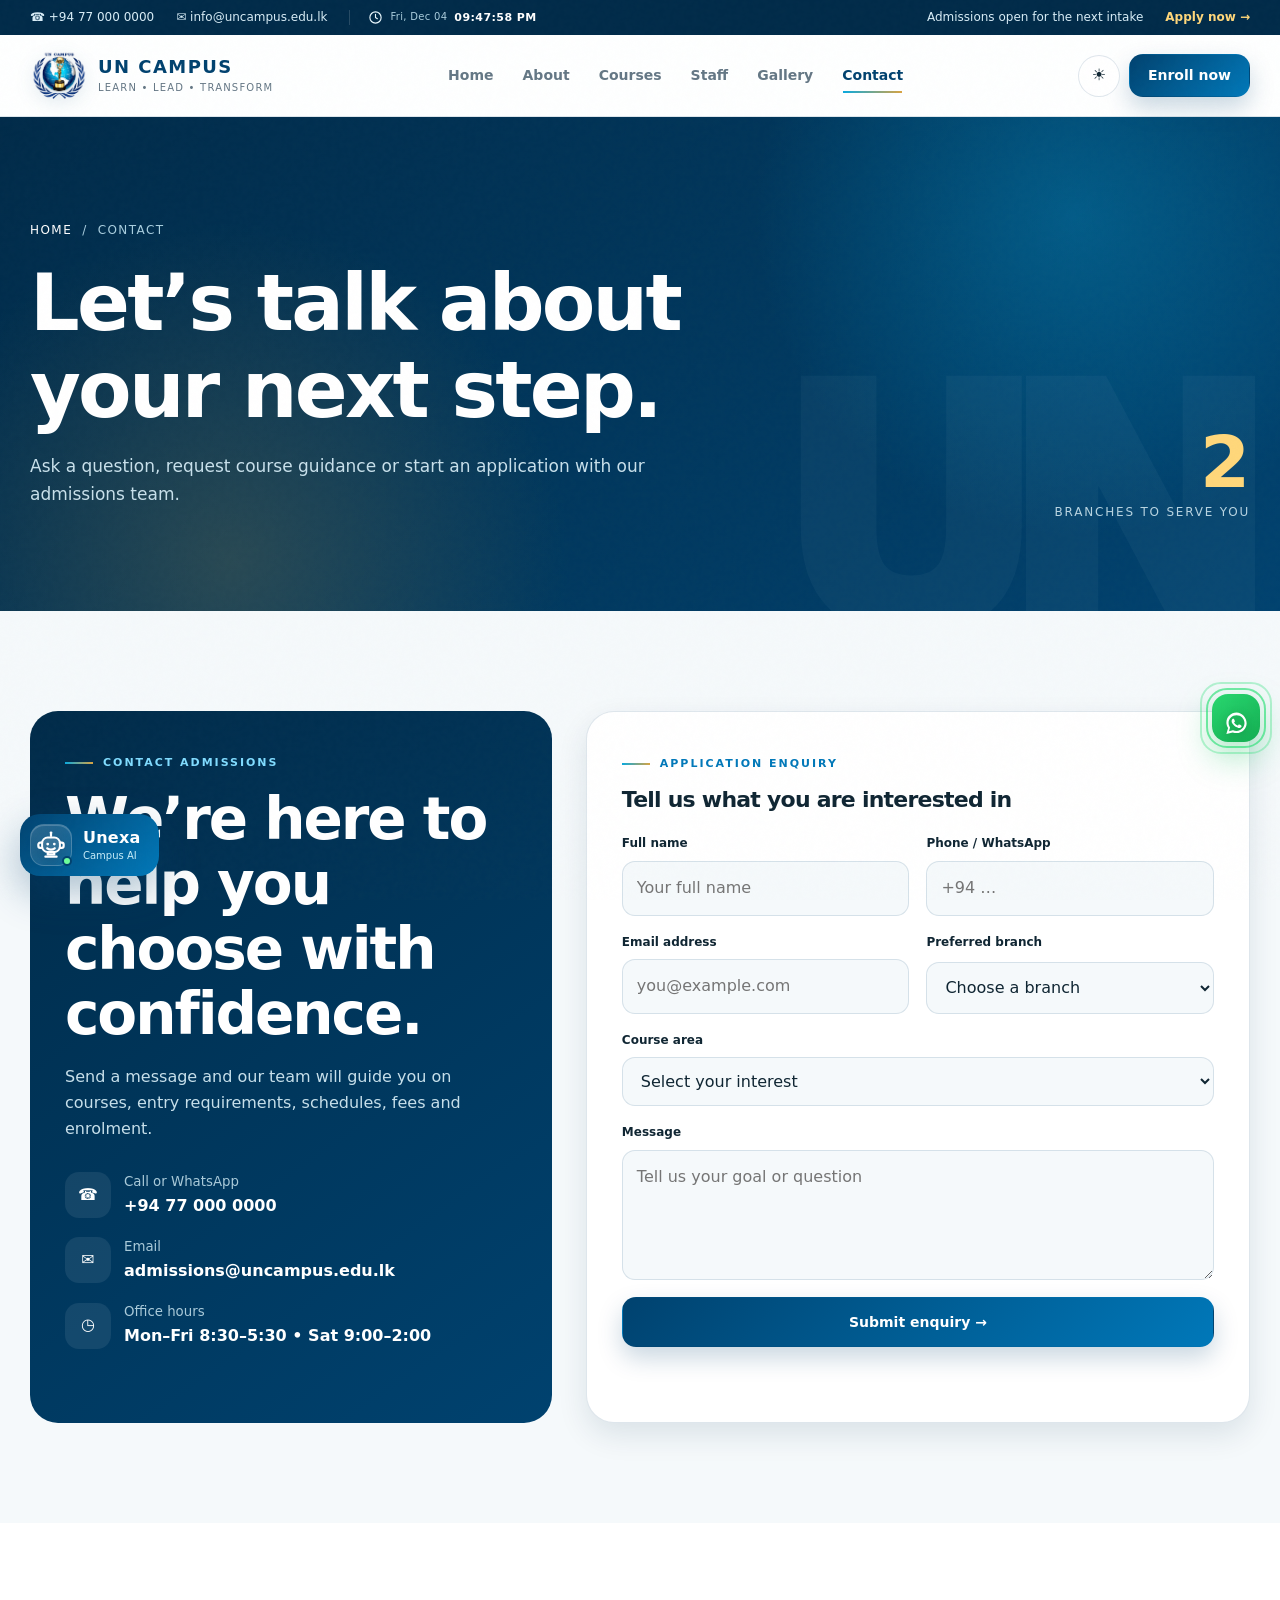
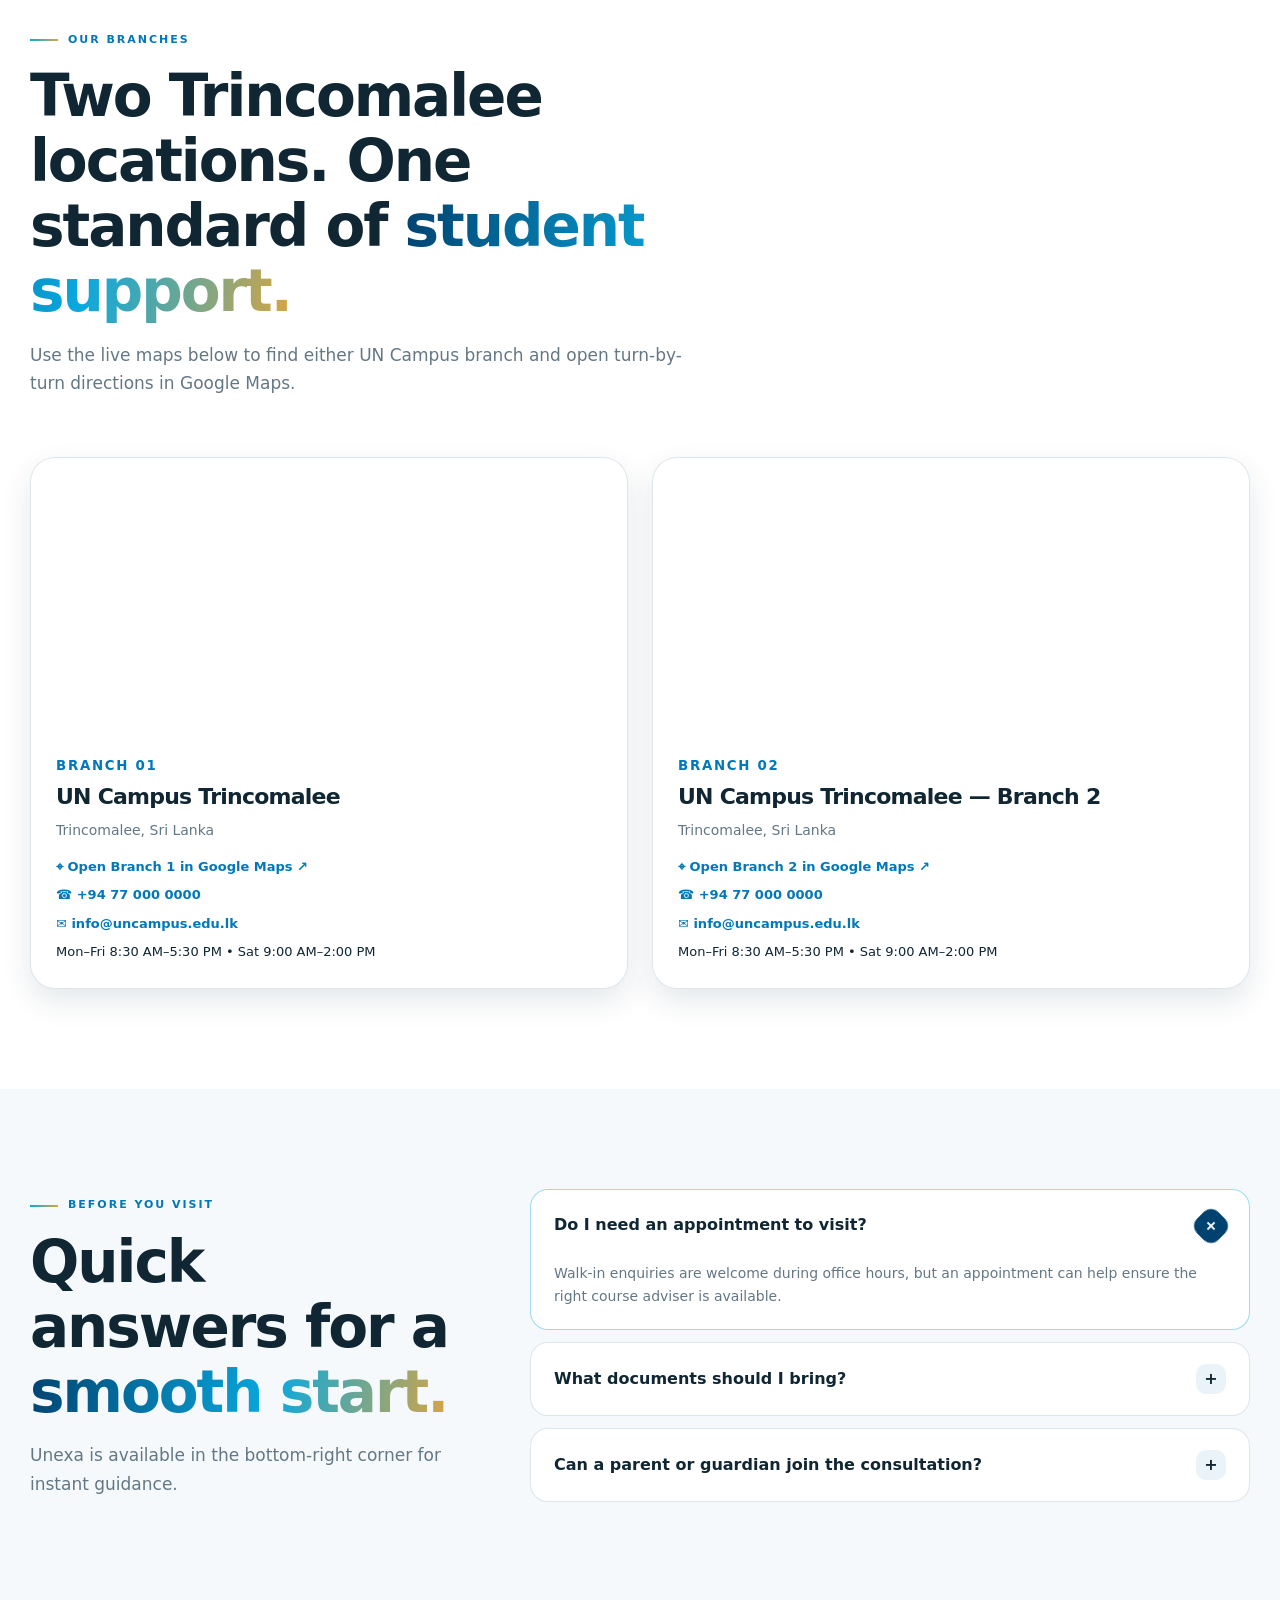
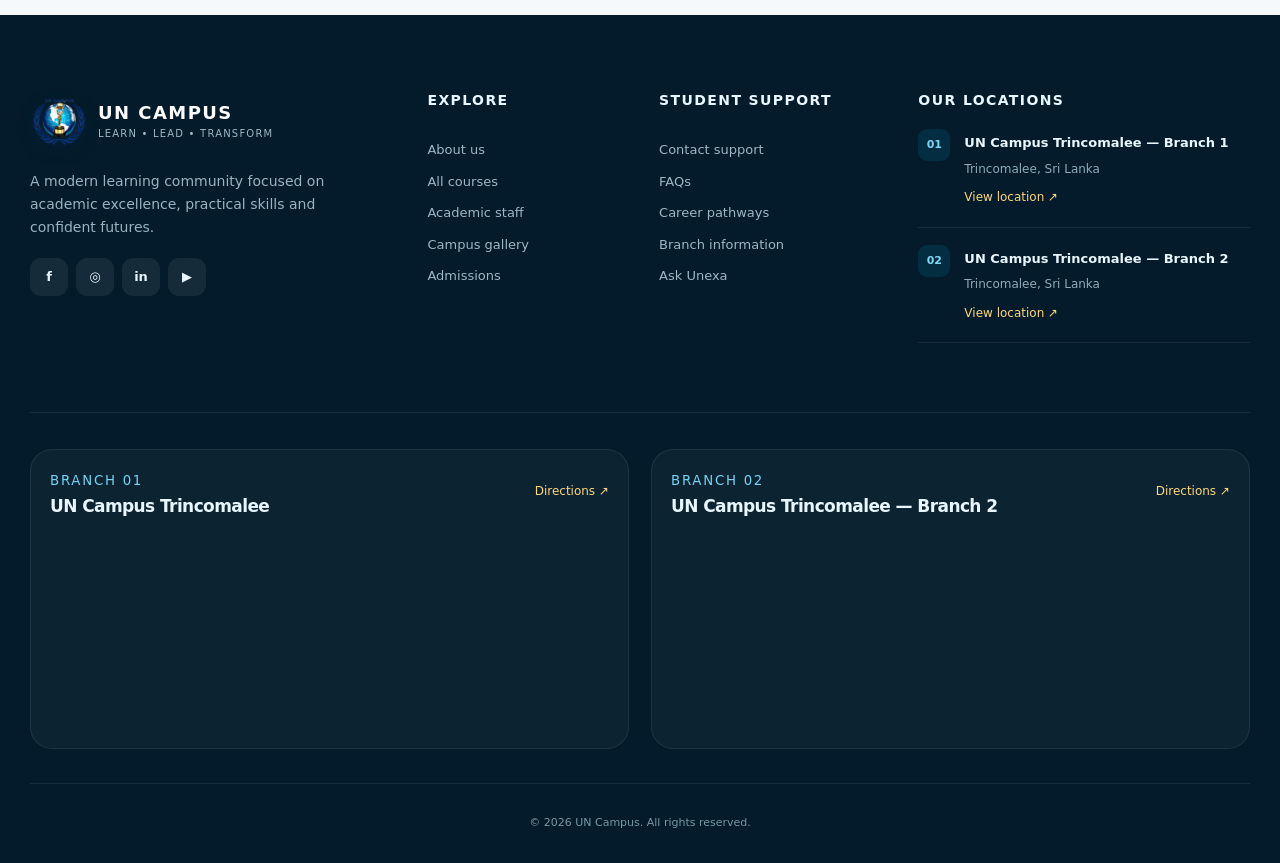
<file: contact.html>
<!doctype html><html lang="en" data-theme="light"><head><meta charset="utf-8"><meta name="viewport" content="width=device-width,initial-scale=1"><meta name="theme-color" content="#00426f"><meta name="description" content="Contact UN Campus"><title>Contact | UN Campus</title><link rel="icon" href="assets/images/un-campus-logo.png"><link rel="preconnect" href="https://images.unsplash.com"><link rel="stylesheet" href="assets/css/styles.css"></head><body data-page="contact"><div id="site-shell"></div><main>
<section class="page-hero"><div class="container page-hero-inner"><div><div class="breadcrumbs"><a href="index.html">Home</a><span>/</span><span>Contact</span></div><h1>Let’s talk about<br>your next step.</h1><p>Ask a question, request course guidance or start an application with our admissions team.</p></div><div class="metric"><b>2</b><span>Branches to serve you</span></div></div></section>
<section class="section" id="apply"><div class="container contact-layout"><aside class="contact-panel reveal"><span class="eyebrow" style="color:#80dcff">Contact admissions</span><h2>We’re here to help you choose with confidence.</h2><p>Send a message and our team will guide you on courses, entry requirements, schedules, fees and enrolment.</p><div class="contact-methods"><div class="method"><i>☎</i><div><small>Call or WhatsApp</small><b>+94 77 000 0000</b></div></div><div class="method"><i>✉</i><div><small>Email</small><b>admissions@uncampus.edu.lk</b></div></div><div class="method"><i>◷</i><div><small>Office hours</small><b>Mon–Fri 8:30–5:30 • Sat 9:00–2:00</b></div></div></div></aside><form class="contact-form reveal d1" data-demo-form><span class="eyebrow">Application enquiry</span><h3>Tell us what you are interested in</h3><div class="form-grid"><div class="field"><label for="name">Full name</label><input id="name" name="name" required placeholder="Your full name"></div><div class="field"><label for="phone">Phone / WhatsApp</label><input id="phone" name="phone" required placeholder="+94 …"></div><div class="field"><label for="email">Email address</label><input id="email" name="email" type="email" required placeholder="you@example.com"></div><div class="field"><label for="branch">Preferred branch</label><select id="branch" required><option value="">Choose a branch</option><option>UN Campus Trincomalee — Branch 1</option><option>UN Campus Trincomalee — Branch 2</option><option>Online / blended</option></select></div><div class="field full"><label for="course">Course area</label><select id="course" required><option value="">Select your interest</option><option>Computing & IT</option><option>Business & Management</option><option>English & Languages</option><option>Teacher Education</option><option>Health & Care</option><option>Accounting</option><option>Creative Design & Media</option><option>I need guidance</option></select></div><div class="field full"><label for="message">Message</label><textarea id="message" placeholder="Tell us your goal or question"></textarea></div><div class="field full"><button class="btn btn-primary" type="submit">Submit enquiry →</button><div class="form-status" aria-live="polite"></div></div></div></form></div></section>
<section class="section surface" id="branches"><div class="container"><div class="section-head reveal"><div><span class="eyebrow">Our branches</span><h2>Two Trincomalee locations. One standard of <span class="gradient">student support.</span></h2><p>Use the live maps below to find either UN Campus branch and open turn-by-turn directions in Google Maps.</p></div></div><div class="branch-grid"><article class="branch reveal"><iframe title="UN Campus Trincomalee branch 1 map" loading="lazy" referrerpolicy="no-referrer-when-downgrade" src="https://www.google.com/maps?q=8.569068,81.2342194&z=18&output=embed"></iframe><div class="branch-body"><small>BRANCH 01</small><h3>UN Campus Trincomalee</h3><p>Trincomalee, Sri Lanka</p><div class="branch-info"><a target="_blank" rel="noopener" href="https://maps.app.goo.gl/4HrKDViiaZMZ9gvr9">⌖ Open Branch 1 in Google Maps ↗</a><a href="tel:+94770000000">☎ +94 77 000 0000</a><a href="mailto:info@uncampus.edu.lk">✉ info@uncampus.edu.lk</a><span>Mon–Fri 8:30 AM–5:30 PM • Sat 9:00 AM–2:00 PM</span></div></div></article><article class="branch reveal d1"><iframe title="UN Campus Trincomalee branch 2 map" loading="lazy" referrerpolicy="no-referrer-when-downgrade" src="https://www.google.com/maps?q=8.5676275,81.2380183&z=18&output=embed"></iframe><div class="branch-body"><small>BRANCH 02</small><h3>UN Campus Trincomalee — Branch 2</h3><p>Trincomalee, Sri Lanka</p><div class="branch-info"><a target="_blank" rel="noopener" href="https://maps.app.goo.gl/XTnfux1ioNzwUqqc9">⌖ Open Branch 2 in Google Maps ↗</a><a href="tel:+94770000000">☎ +94 77 000 0000</a><a href="mailto:info@uncampus.edu.lk">✉ info@uncampus.edu.lk</a><span>Mon–Fri 8:30 AM–5:30 PM • Sat 9:00 AM–2:00 PM</span></div></div></article></div></div></section>
<section class="section"><div class="container faq-layout"><div class="faq-side reveal"><span class="eyebrow">Before you visit</span><h2>Quick answers for a <span class="gradient">smooth start.</span></h2><p class="lead">Unexa is available in the bottom-right corner for instant guidance.</p></div><div class="faqs reveal d1"><article class="faq open"><button class="faq-q" aria-expanded="true">Do I need an appointment to visit?<span>+</span></button><div class="faq-a"><div><p>Walk-in enquiries are welcome during office hours, but an appointment can help ensure the right course adviser is available.</p></div></div></article><article class="faq"><button class="faq-q" aria-expanded="false">What documents should I bring?<span>+</span></button><div class="faq-a"><div><p>Bring identification and relevant academic certificates if you are ready to apply. For an initial discussion, no documents are required.</p></div></div></article><article class="faq"><button class="faq-q" aria-expanded="false">Can a parent or guardian join the consultation?<span>+</span></button><div class="faq-a"><div><p>Yes. Family members are welcome to join admissions discussions about course choices, fees and schedules.</p></div></div></article></div></div></section>
</main><div id="footer-shell"></div><script src="assets/js/components.js"></script><script src="assets/js/main.js"></script></body></html>
</file>
<file: assets/css/styles.css>
:root{--p:#00426f;--p2:#0078b9;--deep:#002b49;--gold:#d9a441;--cyan:#09a9df;--ink:#102633;--muted:#647785;--paper:#f5f9fb;--surface:#fff;--soft:#eaf3f7;--line:rgba(0,66,111,.13);--shadow:0 24px 70px rgba(0,43,74,.14);--shadow2:0 12px 30px rgba(0,43,74,.11);--r:26px;--container:1220px;--ease:cubic-bezier(.2,.75,.2,1)}
[data-theme=dark]{--ink:#edf8ff;--muted:#9ab0be;--paper:#061721;--surface:#0a202d;--soft:#0d2b3a;--line:rgba(139,208,241,.14);--shadow:0 26px 76px rgba(0,0,0,.36);--shadow2:0 13px 34px rgba(0,0,0,.25)}
*{box-sizing:border-box}html{scroll-behavior:smooth}body{margin:0;background:var(--paper);color:var(--ink);font-family:Inter,ui-sans-serif,system-ui,-apple-system,"Segoe UI",sans-serif;line-height:1.65;overflow-x:hidden;transition:.35s background,.35s color}body.menu-open,body.chat-open{overflow:hidden}a{text-decoration:none;color:inherit}img{max-width:100%;display:block}button,input,select,textarea{font:inherit;color:inherit}.container{width:min(calc(100% - 40px),var(--container));margin:auto}.sr-only{position:absolute;width:1px;height:1px;overflow:hidden;clip:rect(0,0,0,0);white-space:nowrap}.noise{position:fixed;inset:0;z-index:9998;opacity:.018;pointer-events:none;background-image:url("data:image/svg+xml,%3Csvg viewBox='0 0 180 180' xmlns='http://www.w3.org/2000/svg'%3E%3Cfilter id='n'%3E%3CfeTurbulence type='fractalNoise' baseFrequency='.9' numOctaves='4'/%3E%3C/filter%3E%3Crect width='100%25' height='100%25' filter='url(%23n)'/%3E%3C/svg%3E")}
.preloader{position:fixed;inset:0;z-index:10000;display:grid;place-items:center;background:#001f34;color:#fff;transition:.55s}.preloader.hide{opacity:0;visibility:hidden}.preloader img{width:92px;height:92px;margin:auto;object-fit:contain;filter:drop-shadow(0 12px 24px rgba(9,169,223,.4));animation:float 1.1s ease-in-out infinite alternate}.preloader strong{display:block;text-align:center;letter-spacing:.27em;margin:12px 0 16px}.loadbar{width:190px;height:3px;background:#ffffff20;border-radius:9px;overflow:hidden}.loadbar i{display:block;width:42%;height:100%;background:linear-gradient(90deg,var(--cyan),var(--gold));animation:load 1s infinite}@keyframes load{from{transform:translateX(-120%)}to{transform:translateX(350%)}}@keyframes float{to{transform:translateY(-8px)}}
#site-shell{height:117px}.topbar{height:35px;position:fixed;inset:0 0 auto;z-index:810;background:var(--deep);color:#d8edf7;font-size:12px}.topbar .container{height:100%;display:flex;align-items:center;justify-content:space-between;gap:20px}.topbar-left,.topbar-right{display:flex;align-items:center;gap:22px}.topbar-right a{color:#ffd77a;font-weight:800}.site-header{height:82px;position:fixed;top:35px;left:0;right:0;z-index:800;background:color-mix(in srgb,var(--surface) 88%,transparent);backdrop-filter:blur(18px);border-bottom:1px solid var(--line);transition:.3s}.site-header.scrolled{box-shadow:0 12px 34px rgba(0,41,70,.1)}.nav-wrap{height:100%;display:flex;align-items:center;justify-content:space-between;gap:26px}.brand{display:flex;align-items:center;gap:10px;min-width:210px}.brand img{width:58px;height:58px;object-fit:contain;filter:drop-shadow(0 5px 10px rgba(0,66,111,.16))}.brand-text{display:grid;line-height:1.15}.brand-text b{color:var(--p);letter-spacing:.08em;font-size:18px}.brand-text small{font-size:10px;color:var(--muted);letter-spacing:.12em;margin-top:4px}[data-theme=dark] .brand-text b{color:#72d4f7}.desktop-nav{display:flex;align-items:center;gap:5px}.desktop-nav a{position:relative;padding:10px 12px;color:var(--muted);font-size:14px;font-weight:760}.desktop-nav a:after{content:"";position:absolute;left:13px;right:13px;bottom:4px;height:2px;background:linear-gradient(90deg,var(--cyan),var(--gold));transform:scaleX(0);transform-origin:left;transition:.3s}.desktop-nav a:hover,.desktop-nav a.active{color:var(--p)}[data-theme=dark] .desktop-nav a:hover,[data-theme=dark] .desktop-nav a.active{color:#79d9fb}.desktop-nav a:hover:after,.desktop-nav a.active:after{transform:scaleX(1)}.nav-actions{display:flex;align-items:center;gap:9px}.icon-btn,.menu-btn{width:42px;height:42px;border-radius:50%;border:1px solid var(--line);background:var(--surface);display:grid;place-items:center;cursor:pointer;transition:.25s}.icon-btn:hover,.menu-btn:hover{transform:translateY(-2px);border-color:#09a9df66}.theme-btn{position:relative;overflow:hidden}.theme-btn span{position:absolute;transition:.4s}.theme-btn .moon{transform:translateY(30px);opacity:0;font-size:22px}[data-theme=dark] .theme-btn .sun{transform:translateY(-30px);opacity:0}[data-theme=dark] .theme-btn .moon{transform:none;opacity:1}.menu-btn{display:none;align-content:center;gap:4px}.menu-btn i{width:18px;height:2px;background:var(--ink);border-radius:2px;transition:.3s}.menu-btn.on i:nth-child(1){transform:translateY(6px) rotate(45deg)}.menu-btn.on i:nth-child(2){opacity:0}.menu-btn.on i:nth-child(3){transform:translateY(-6px) rotate(-45deg)}.mobile-panel{position:fixed;inset:117px 0 0;background:var(--surface);z-index:790;padding:30px 20px;display:flex;flex-direction:column;justify-content:space-between;transform:translateX(105%);transition:.45s var(--ease)}.mobile-panel.open{transform:none}.mobile-panel nav{display:grid}.mobile-panel nav a{display:flex;justify-content:space-between;align-items:center;padding:9px 2px;border-bottom:1px solid var(--line);font-size:clamp(28px,8vw,48px);font-weight:850}.mobile-panel nav span{font-size:11px;color:var(--muted)}.mobile-foot{display:flex;justify-content:space-between;color:var(--muted);font-size:12px}.btn{min-height:50px;padding:0 22px;border:1px solid transparent;border-radius:14px;display:inline-flex;align-items:center;justify-content:center;gap:9px;font-weight:820;font-size:14px;cursor:pointer;transition:.25s}.btn:hover{transform:translateY(-3px)}.btn-sm{min-height:43px;padding:0 18px}.btn-primary{background:linear-gradient(135deg,var(--p),var(--p2));color:#fff;box-shadow:0 11px 25px rgba(0,66,111,.21)}.btn-ghost{background:color-mix(in srgb,var(--surface) 70%,transparent);border-color:#00426f38;color:var(--p)}[data-theme=dark] .btn-ghost{color:#80d9f7;border-color:#80d9f744}.btn-light{background:#fff;color:var(--p)}
main{min-height:60vh}.section{padding:100px 0;position:relative}.section.tight{padding:72px 0}.surface{background:var(--surface)}.section-head{display:flex;align-items:end;justify-content:space-between;gap:34px;margin-bottom:43px}.section-head>div{max-width:730px}.eyebrow{display:inline-flex;align-items:center;gap:10px;text-transform:uppercase;letter-spacing:.18em;font-size:11px;font-weight:900;color:var(--p2);margin-bottom:15px}.eyebrow:before{content:"";width:28px;height:2px;background:linear-gradient(90deg,var(--cyan),var(--gold))}[data-theme=dark] .eyebrow{color:#72d9fb}h1,h2,h3,p{margin-top:0}h1,h2,h3{line-height:1.12;letter-spacing:-.035em}h1{font-size:clamp(46px,7vw,86px);margin-bottom:24px}h2{font-size:clamp(34px,5vw,58px);margin-bottom:17px}h3{font-size:22px}.lead,.section-head p{font-size:17px;color:var(--muted);max-width:680px}.gradient{background:linear-gradient(100deg,var(--p),var(--cyan) 58%,var(--gold));-webkit-background-clip:text;color:transparent}[data-theme=dark] .gradient{background:linear-gradient(100deg,#75d8fa,var(--cyan),#ffd77a);-webkit-background-clip:text}.badge{display:inline-flex;padding:7px 11px;border-radius:999px;background:#09a9df16;color:var(--p2);font-size:10px;font-weight:900;letter-spacing:.08em;text-transform:uppercase}.reveal{opacity:0;transform:translateY(24px);transition:.75s var(--ease)}.reveal.show{opacity:1;transform:none}.d1{transition-delay:.08s}.d2{transition-delay:.16s}.d3{transition-delay:.24s}
.hero{min-height:calc(100vh - 117px);display:grid;align-items:center;position:relative;overflow:hidden;background:radial-gradient(circle at 15% 12%,#09a9df25,transparent 34%),radial-gradient(circle at 86% 19%,#d9a44120,transparent 28%),var(--paper)}.hero:before{content:"";position:absolute;inset:0;background-image:linear-gradient(#00426f0c 1px,transparent 1px),linear-gradient(90deg,#00426f0c 1px,transparent 1px);background-size:54px 54px;mask-image:linear-gradient(#000,transparent 87%)}.hero-inner{position:relative;z-index:2;display:grid;grid-template-columns:1.02fr .98fr;gap:58px;align-items:center;padding:73px 0 92px}.hero-copy h1{font-size:clamp(50px,6.3vw,86px)}.hero-copy h1 em{font-style:normal;color:var(--p);position:relative;white-space:nowrap}[data-theme=dark] .hero-copy h1 em{color:#71d4f8}.hero-copy h1 em:after{content:"";position:absolute;left:0;right:0;bottom:2px;height:10px;border-radius:100%;background:#d9a44166;z-index:-1}.hero-copy>p{font-size:18px;color:var(--muted);max-width:620px}.hero-actions{display:flex;gap:13px;flex-wrap:wrap;margin-top:30px}.proof{display:flex;align-items:center;gap:16px;margin-top:35px;color:var(--muted);font-size:13px}.avatars{display:flex;padding-left:8px}.avatars img{width:38px;height:38px;border-radius:50%;object-fit:cover;border:3px solid var(--paper);margin-left:-8px}.stars{color:var(--gold);letter-spacing:2px}.hero-visual{position:relative;min-height:605px}.hero-photo{position:absolute;inset:22px 0 35px 62px;border-radius:42px 42px 120px 42px;overflow:hidden;box-shadow:var(--shadow);transform:rotate(1.1deg)}.hero-photo:after{content:"";position:absolute;inset:0;background:linear-gradient(to top,#002b4977,transparent 46%)}.hero-photo img{width:100%;height:100%;object-fit:cover}.orbit{position:absolute;width:500px;height:500px;border:1px solid #09a9df40;border-radius:50%;top:42px;right:-105px;animation:spin 18s linear infinite}.orbit:before,.orbit:after{content:"";position:absolute;border-radius:50%;background:var(--gold);box-shadow:0 0 0 7px #d9a44122}.orbit:before{width:12px;height:12px;left:30px;top:108px}.orbit:after{width:8px;height:8px;right:70px;bottom:50px;background:var(--cyan)}@keyframes spin{to{transform:rotate(360deg)}}.float-card{position:absolute;z-index:3;background:color-mix(in srgb,var(--surface) 91%,transparent);backdrop-filter:blur(16px);border:1px solid #ffffff44;box-shadow:var(--shadow2);border-radius:19px;padding:16px 18px;animation:bob 4.5s ease-in-out infinite}.float-card strong{display:block;font-size:24px;line-height:1.1}.float-card span{font-size:12px;color:var(--muted)}.fc1{left:0;top:92px}.fc2{right:-5px;bottom:72px;animation-delay:-1.3s}.fc3{left:26px;bottom:0;display:flex;gap:12px;align-items:center;animation-delay:-2.2s}.fc3 b{width:42px;height:42px;border-radius:14px;background:linear-gradient(135deg,var(--cyan),var(--p));display:grid;place-items:center;color:#fff}@keyframes bob{50%{transform:translateY(-10px)}}.marquee-wrap{background:var(--p);color:#fff;overflow:hidden}.marquee{display:flex;width:max-content;animation:marquee 28s linear infinite}.marquee-group{display:flex;gap:36px;padding:14px 18px;white-space:nowrap;text-transform:uppercase;letter-spacing:.16em;font-size:11px;font-weight:850}.marquee-group span:before{content:"✦";color:#ffd77a;margin-right:36px}@keyframes marquee{to{transform:translateX(-50%)}}
.stats{display:grid;grid-template-columns:repeat(4,1fr);background:var(--surface);border:1px solid var(--line);border-radius:var(--r);box-shadow:var(--shadow2);overflow:hidden}.stat{padding:35px 29px;position:relative}.stat:not(:last-child){border-right:1px solid var(--line)}.stat-num{font-size:clamp(42px,5vw,64px);font-weight:900;line-height:1;letter-spacing:-.06em;color:var(--p)}[data-theme=dark] .stat-num{color:#6ed1f6}.stat-label{font-size:14px;color:var(--muted);margin-top:10px}.stat-icon{position:absolute;right:20px;top:18px;font-size:26px;opacity:.18}.split{display:grid;grid-template-columns:1fr 1fr;gap:74px;align-items:center}.collage{min-height:585px;position:relative}.collage-main{width:78%;height:520px;border-radius:34px;overflow:hidden;box-shadow:var(--shadow)}.collage-main img,.collage-small img{width:100%;height:100%;object-fit:cover}.collage-small{position:absolute;right:0;bottom:10px;width:48%;height:270px;border:9px solid var(--paper);border-radius:30px;overflow:hidden;box-shadow:var(--shadow2)}.round-stamp{position:absolute;right:14px;top:28px;width:126px;height:126px;border-radius:50%;background:var(--p);color:#fff;display:grid;place-items:center;text-align:center;font-size:12px;font-weight:850;line-height:1.25;box-shadow:0 14px 35px #00426f44}.round-stamp b{font-size:28px;display:block}.checks{display:grid;gap:15px;margin:28px 0 33px}.check{display:flex;gap:13px}.check i{font-style:normal;width:24px;height:24px;flex:0 0 24px;border-radius:8px;background:#09a9df1c;color:var(--p2);display:grid;place-items:center;font-weight:900}.check b{display:block}.check span{font-size:14px;color:var(--muted)}
.leader-grid{display:grid;grid-template-columns:repeat(2,1fr);gap:28px}.leader{background:var(--surface);border:1px solid var(--line);border-radius:30px;overflow:hidden;display:grid;grid-template-columns:.82fr 1.18fr;min-height:390px;box-shadow:var(--shadow2);transition:.35s}.leader:hover{transform:translateY(-8px);box-shadow:var(--shadow)}.leader-photo{position:relative;overflow:hidden}.leader-photo:after{content:"";position:absolute;inset:0;background:linear-gradient(to top,#002b4966,transparent 55%)}.leader-photo img{width:100%;height:100%;object-fit:cover;transition:.6s}.leader:hover img{transform:scale(1.05)}.leader-body{padding:34px 31px;display:flex;flex-direction:column;justify-content:center}.role{color:var(--p2);font-size:10px;font-weight:900;letter-spacing:.15em;text-transform:uppercase}.leader h3{font-size:28px;margin:9px 0 12px}.leader p{font-size:14px;color:var(--muted)}.quote{border-left:3px solid var(--gold);padding-left:13px;font-style:italic}.course-grid{display:grid;grid-template-columns:repeat(3,1fr);gap:24px}.course{min-height:335px;padding:28px;background:var(--surface);border:1px solid var(--line);border-radius:24px;box-shadow:var(--shadow2);display:flex;flex-direction:column;position:relative;overflow:hidden;transition:.35s}.course:after{content:"";position:absolute;width:150px;height:150px;border-radius:50%;background:linear-gradient(135deg,#09a9df20,#d9a44114);right:-58px;top:-58px;transition:.5s}.course:hover{transform:translateY(-8px);box-shadow:var(--shadow);border-color:#09a9df55}.course:hover:after{transform:scale(1.35)}.course-icon{width:54px;height:54px;border-radius:16px;background:linear-gradient(135deg,var(--p),var(--p2));color:#fff;display:grid;place-items:center;font-size:23px;margin-bottom:24px;box-shadow:0 12px 20px #00426f33}.course h3{font-size:23px;position:relative;z-index:1}.course p{font-size:14px;color:var(--muted);position:relative;z-index:1}.meta{display:flex;flex-wrap:wrap;gap:8px}.meta span{font-size:11px;color:var(--muted);background:var(--soft);padding:6px 9px;border-radius:99px}.course-link{margin-top:auto;padding-top:21px;color:var(--p2);font-weight:850;display:flex;justify-content:space-between;position:relative;z-index:1}.filters{display:flex;gap:9px;flex-wrap:wrap;margin-bottom:31px}.filter{border:1px solid var(--line);background:var(--surface);border-radius:999px;padding:10px 16px;font-size:13px;font-weight:780;cursor:pointer;transition:.25s}.filter:hover,.filter.active{background:var(--p);color:#fff;border-color:var(--p)}.hidden-card{display:none!important}
.why{display:grid;grid-template-columns:.8fr 1.2fr;gap:68px;align-items:center}.why-visual{min-height:590px;border-radius:36px;position:relative;overflow:hidden;background:linear-gradient(160deg,var(--p),#007cbb);padding:41px;color:#fff}.why-visual:before{content:"";position:absolute;width:460px;height:460px;border:1px solid #ffffff22;border-radius:50%;right:-190px;top:-120px}.why-visual h3{font-size:40px;max-width:380px;position:relative;z-index:2}.why-visual p{color:#d3edf8;position:relative;z-index:2}.why-visual img{position:absolute;width:86%;height:54%;right:-8%;bottom:0;object-fit:cover;border-radius:28px 0 0 0;box-shadow:0 -20px 60px #0003}.why-list{display:grid}.why-item{display:grid;grid-template-columns:62px 1fr;gap:18px;padding:21px 8px;border-bottom:1px solid var(--line)}.why-num{width:56px;height:56px;border-radius:18px;background:var(--surface);box-shadow:var(--shadow2);display:grid;place-items:center;color:var(--p);font-weight:900}.why-item p{font-size:14px;color:var(--muted);margin:0}.partner-window{overflow:hidden;mask-image:linear-gradient(90deg,transparent,#000 7%,#000 93%,transparent)}.partner-track{display:flex;gap:22px;width:max-content;animation:partners 34s linear infinite}.partner-track:hover{animation-play-state:paused}.partner{width:240px;height:92px;border:1px solid var(--line);border-radius:20px;background:#fff;box-shadow:var(--shadow2);display:flex;align-items:center;gap:14px;padding:13px}.partner-mark{width:60px;height:60px;border-radius:16px;background:linear-gradient(135deg,var(--p),var(--cyan));display:grid;place-items:center;color:#fff;font-weight:900;font-size:18px}.partner b{display:block;color:#183b50}.partner small{color:#718592;letter-spacing:.13em}@keyframes partners{to{transform:translateX(-50%)}}.demo-note{text-align:center;font-size:11px;color:var(--muted);margin-top:19px}.testimonial-layout{display:grid;grid-template-columns:.72fr 1.28fr;gap:58px;align-items:center}.testimonial-carousel{overflow:hidden}.testimonial-track{display:flex;transition:.62s var(--ease)}.slide{flex:0 0 100%;padding:4px}.testimonial{background:var(--surface);border:1px solid var(--line);border-radius:30px;padding:37px;box-shadow:var(--shadow2)}.test-top{display:flex;justify-content:space-between;align-items:center;gap:18px;margin-bottom:24px}.person{display:flex;align-items:center;gap:14px}.person img{width:62px;height:62px;border-radius:50%;object-fit:cover;border:4px solid var(--soft)}.person b{display:block}.person span{font-size:12px;color:var(--muted)}.rating{color:var(--gold);letter-spacing:3px}.testimonial blockquote{margin:0;font-size:21px;line-height:1.55}.test-meta{margin-top:22px;padding-top:19px;border-top:1px solid var(--line);display:flex;justify-content:space-between;color:var(--muted);font-size:12px}.carousel-controls{display:flex;justify-content:space-between;align-items:center;margin-top:19px}.dots{display:flex;gap:7px}.dot{width:8px;height:8px;border:0;border-radius:99px;background:#00426f2b;padding:0;cursor:pointer;transition:.3s}.dot.active{width:28px;background:var(--p2)}.arrows{display:flex;gap:8px}.arrows button{width:44px;height:44px;border:1px solid var(--line);border-radius:50%;background:var(--surface);cursor:pointer}.faq-layout{display:grid;grid-template-columns:.75fr 1.25fr;gap:68px;align-items:start}.faq-side{position:sticky;top:130px}.faq-help{padding:26px;margin-top:26px;border-radius:22px;background:linear-gradient(135deg,var(--p),var(--p2));color:#fff}.faq-help p{font-size:14px;color:#d8edf7}.faq-help a{color:#ffd77a;font-weight:850}.faqs{display:grid;gap:12px}.faq{background:var(--surface);border:1px solid var(--line);border-radius:18px;overflow:hidden}.faq.open{border-color:#09a9df66}.faq-q{width:100%;padding:21px 23px;border:0;background:transparent;text-align:left;display:flex;justify-content:space-between;align-items:center;gap:18px;font-weight:820;cursor:pointer}.faq-q span{width:30px;height:30px;border-radius:10px;background:var(--soft);display:grid;place-items:center;transition:.3s}.faq.open .faq-q span{transform:rotate(45deg);background:var(--p);color:#fff}.faq-a{display:grid;grid-template-rows:0fr;transition:.35s var(--ease)}.faq-a>div{overflow:hidden}.faq-a p{padding:0 23px 21px;margin:0;font-size:14px;color:var(--muted)}.faq.open .faq-a{grid-template-rows:1fr}.gallery{display:grid;grid-template-columns:repeat(12,1fr);grid-auto-rows:180px;gap:17px}.gallery-item{border-radius:22px;overflow:hidden;position:relative;cursor:pointer;background:var(--soft)}.gallery-item:nth-child(6n+1){grid-column:span 7;grid-row:span 2}.gallery-item:nth-child(6n+2){grid-column:span 5;grid-row:span 2}.gallery-item:nth-child(6n+3),.gallery-item:nth-child(6n+4),.gallery-item:nth-child(6n+5){grid-column:span 4;grid-row:span 2}.gallery-item:nth-child(6n+6){grid-column:span 12;grid-row:span 2}.gallery-item img{width:100%;height:100%;object-fit:cover;transition:.65s}.gallery-item:hover img{transform:scale(1.06);filter:brightness(.75)}.gallery-cap{position:absolute;inset:auto 0 0;padding:43px 21px 19px;background:linear-gradient(transparent,#002b49d8);color:#fff;opacity:0;transform:translateY(20%);transition:.35s}.gallery-item:hover .gallery-cap{opacity:1;transform:none}.gallery-cap small{color:#bcecff;text-transform:uppercase;letter-spacing:.14em}.gallery-cap b{display:block;font-size:18px}.lightbox{position:fixed;inset:0;z-index:1200;background:#00101aed;display:grid;place-items:center;padding:30px;opacity:0;visibility:hidden;transition:.3s}.lightbox.open{opacity:1;visibility:visible}.lightbox img{max-width:min(1100px,90vw);max-height:82vh;border-radius:20px;box-shadow:0 30px 90px #000}.lightbox button{position:absolute;right:24px;top:20px;width:48px;height:48px;border-radius:50%;border:1px solid #ffffff33;background:#ffffff14;color:#fff;font-size:26px;cursor:pointer}.lightbox p{position:absolute;bottom:13px;color:#fff}.cta{min-height:405px;border-radius:38px;background:linear-gradient(130deg,#003253,var(--p) 58%,#0078af);color:#fff;position:relative;overflow:hidden;display:grid;grid-template-columns:1.1fr .9fr;align-items:center;padding:58px;box-shadow:var(--shadow)}.cta:before{content:"";position:absolute;width:520px;height:520px;border-radius:50%;border:1px solid #ffffff22;right:-120px;top:-190px}.cta p{color:#d0e8f4;max-width:590px}.cta-actions{display:flex;gap:12px;flex-wrap:wrap}.cta-art{position:relative;height:300px;z-index:2}.cta-art img{position:absolute;right:-15px;bottom:-60px;width:94%;height:350px;object-fit:cover;border-radius:30px 0 0 0;box-shadow:-20px -20px 55px #0003}
.page-hero{position:relative;overflow:hidden;padding:104px 0 86px;background:linear-gradient(135deg,var(--deep),var(--p));color:#fff}.page-hero:before{content:"";position:absolute;inset:0;background:radial-gradient(circle at 84% 20%,#09a9df4d,transparent 28%),radial-gradient(circle at 18% 90%,#d9a44130,transparent 30%)}.page-hero:after{content:"UN";position:absolute;right:4%;bottom:-36%;font-size:330px;font-weight:950;color:#ffffff09;letter-spacing:-.13em}.page-hero-inner{position:relative;z-index:2;display:grid;grid-template-columns:1fr .5fr;align-items:end;gap:38px}.page-hero h1{font-size:clamp(48px,7vw,78px);margin-bottom:17px}.page-hero p{color:#c8e0eb;max-width:660px;font-size:17px}.breadcrumbs{display:flex;gap:10px;margin-bottom:19px;color:#a9cedf;font-size:12px;text-transform:uppercase;letter-spacing:.12em}.breadcrumbs a{color:#fff}.metric{text-align:right}.metric b{display:block;font-size:72px;line-height:1;color:#ffd77a}.metric span{font-size:12px;letter-spacing:.15em;text-transform:uppercase;color:#b8d4e1}.story{display:grid;grid-template-columns:1fr 1fr;gap:72px;align-items:center}.story-img{height:575px;border-radius:34px;overflow:hidden;position:relative}.story-img img{width:100%;height:100%;object-fit:cover}.story-badge{position:absolute;left:23px;bottom:23px;background:#003353dd;color:#fff;padding:18px 22px;border-radius:18px;backdrop-filter:blur(10px)}.story-badge b{font-size:29px;display:block}.values{display:grid;grid-template-columns:repeat(3,1fr);gap:22px}.value{padding:29px;border-radius:22px;background:var(--surface);border:1px solid var(--line);box-shadow:var(--shadow2)}.value .vicon{font-size:34px}.value h3{margin:16px 0 9px}.value p{font-size:14px;color:var(--muted)}.timeline{display:grid;grid-template-columns:repeat(4,1fr);gap:20px;position:relative}.timeline:before{content:"";position:absolute;left:8%;right:8%;top:28px;height:2px;background:linear-gradient(90deg,var(--cyan),var(--gold))}.time-item{position:relative;padding-top:57px}.time-dot{position:absolute;left:22px;top:20px;width:18px;height:18px;border:5px solid var(--paper);border-radius:50%;background:var(--p2);box-shadow:0 0 0 2px #09a9df44}.time-item b{font-size:28px;color:var(--p)}[data-theme=dark] .time-item b{color:#72d6fa}.time-item p{font-size:13px;color:var(--muted)}.staff-grid{display:grid;grid-template-columns:repeat(4,1fr);gap:23px}.staff{background:var(--surface);border:1px solid var(--line);border-radius:24px;overflow:hidden;box-shadow:var(--shadow2);transition:.35s}.staff:hover{transform:translateY(-7px);box-shadow:var(--shadow)}.staff-photo{height:285px;position:relative;overflow:hidden}.staff-photo:after{content:"";position:absolute;inset:auto 0 0;height:40%;background:linear-gradient(transparent,#002b4966)}.staff-photo img{width:100%;height:100%;object-fit:cover;transition:.6s}.staff:hover img{transform:scale(1.05)}.staff-body{padding:21px}.staff-body small{color:var(--p2);font-weight:850;letter-spacing:.11em;text-transform:uppercase}.staff-body h3{font-size:20px;margin:8px 0 5px}.staff-body p{font-size:13px;color:var(--muted);margin-bottom:12px}.social-mini{display:flex;gap:7px}.social-mini a{width:32px;height:32px;border-radius:9px;background:var(--soft);display:grid;place-items:center;font-size:11px;font-weight:800}.contact-layout{display:grid;grid-template-columns:.88fr 1.12fr;gap:34px}.contact-panel{padding:35px;border-radius:28px;background:linear-gradient(145deg,var(--deep),var(--p));color:#fff;position:relative;overflow:hidden}.contact-panel p{color:#c6dfea}.contact-methods{display:grid;gap:17px;margin-top:28px}.method{display:flex;align-items:center;gap:13px}.method i{font-style:normal;width:46px;height:46px;border-radius:14px;background:#ffffff14;display:grid;place-items:center}.method small{display:block;color:#a9cad9}.contact-form{padding:35px;border-radius:28px;background:var(--surface);border:1px solid var(--line);box-shadow:var(--shadow2)}.form-grid{display:grid;grid-template-columns:repeat(2,1fr);gap:17px}.field{display:grid;gap:7px}.field.full{grid-column:1/-1}.field label{font-size:12px;font-weight:800}.field input,.field select,.field textarea{width:100%;padding:13px 14px;border:1px solid var(--line);border-radius:13px;background:var(--paper);outline:none}.field input:focus,.field select:focus,.field textarea:focus{border-color:var(--cyan);box-shadow:0 0 0 4px #09a9df18}.field textarea{min-height:130px;resize:vertical}.form-status{font-size:13px;color:var(--muted);min-height:22px;margin-top:11px}.branch-grid{display:grid;grid-template-columns:repeat(2,1fr);gap:24px}.branch{background:var(--surface);border:1px solid var(--line);border-radius:25px;overflow:hidden;box-shadow:var(--shadow2)}.branch iframe{width:100%;height:260px;border:0}.branch-body{padding:25px}.branch-body small{color:var(--p2);font-weight:900;letter-spacing:.13em}.branch-body h3{margin:7px 0 9px}.branch-body p{font-size:14px;color:var(--muted)}.branch-info{display:grid;gap:7px;font-size:13px}.branch-info a{color:var(--p2);font-weight:750}
.site-footer{background:#031b2a;color:#e8f6fd;padding-top:78px;position:relative;overflow:hidden}.footer-main{display:grid;grid-template-columns:1.25fr .65fr .75fr 1.2fr;gap:52px}.footer-brand .brand-text b{color:#fff}.footer-brand .brand-text small{color:#9cb9c7}.footer-brand p{color:#98b4c2;max-width:330px;font-size:14px;margin:19px 0}.social-row{display:flex;gap:8px}.social-row a{width:38px;height:38px;border-radius:11px;background:#ffffff12;display:grid;place-items:center;font-size:13px;font-weight:850;transition:.25s}.social-row a:hover{transform:translateY(-3px);background:var(--p2)}.footer-main h3{font-size:14px;letter-spacing:.1em;text-transform:uppercase;margin-bottom:21px}.footer-links{display:grid;align-content:start;gap:10px}.footer-links a{font-size:13px;color:#9cb8c6}.footer-links a:hover{color:#fff}.footer-contact{display:grid;align-content:start}.location{display:grid;grid-template-columns:34px 1fr;gap:12px;padding-bottom:17px;margin-bottom:17px;border-bottom:1px solid #ffffff14}.location>span{width:32px;height:32px;border-radius:9px;background:#09a9df22;color:#7ed8f8;display:grid;place-items:center;font-size:11px;font-weight:900}.location b{font-size:13px}.location p{margin:4px 0;color:#8eacbb;font-size:12px}.location a{color:#ffd77a;font-size:12px}.footer-maps{display:grid;grid-template-columns:1fr 1fr;gap:22px;margin-top:52px;padding-top:36px;border-top:1px solid #ffffff14}.map-card{border:1px solid #ffffff14;background:#ffffff0a;border-radius:22px;overflow:hidden}.map-head{padding:17px 19px;display:flex;justify-content:space-between;align-items:center;gap:18px}.map-head small{color:#75d3f5;letter-spacing:.13em}.map-head h3{font-size:17px;margin:3px 0 0}.map-head a{font-size:12px;color:#ffd77a}.map-card iframe{display:block;width:100%;height:215px;border:0}.footer-bottom{min-height:80px;margin-top:34px;border-top:1px solid #ffffff14;display:flex;align-items:center;justify-content:space-between;gap:18px;color:#7897a6;font-size:11px}.footer-bottom p{margin:0}.footer-bottom .legal{display:flex;gap:17px}.footer-bottom .sample{max-width:500px;text-align:center}
.floating{position:fixed;right:20px;bottom:100px;z-index:850;display:grid;gap:10px}.float-btn{width:48px;height:48px;border:0;border-radius:16px;display:grid;place-items:center;box-shadow:0 12px 30px #0003;cursor:pointer;transition:.25s;position:relative}.float-btn:hover{transform:translateY(-3px)}.wa{background:#1ebe62;color:#fff}.to-top{background:var(--surface);color:var(--p);border:1px solid var(--line);opacity:0;pointer-events:none;transform:translateY(10px)}.to-top.visible{opacity:1;pointer-events:auto;transform:none}.chat-launcher{position:fixed;right:20px;bottom:24px;z-index:900;height:62px;border:0;border-radius:20px;background:linear-gradient(135deg,var(--p),var(--p2));color:#fff;box-shadow:0 16px 42px #00426f55;display:flex;align-items:center;gap:11px;padding:0 18px 0 10px;cursor:pointer;isolation:isolate;overflow:visible;transition:transform .28s var(--ease),box-shadow .28s var(--ease)}.chat-launcher:hover{transform:translateY(-4px) scale(1.02);box-shadow:0 22px 52px #00426f66}.chat-launcher:active{transform:translateY(-1px) scale(.98)}.chat-launcher.active{box-shadow:0 18px 48px #00426f70}.chat-launcher.active .chat-icon{animation:chatIconOpen .5s var(--ease)}.chat-launcher:focus-visible{outline:3px solid color-mix(in srgb,var(--cyan) 58%,white);outline-offset:4px}.chat-pulse{position:absolute;inset:-7px;border-radius:25px;border:2px solid color-mix(in srgb,var(--cyan) 70%,white);opacity:0;z-index:-1;animation:unexaPulse 2.8s ease-out infinite}.chat-icon{width:42px;height:42px;border-radius:14px;background:linear-gradient(145deg,#ffffff29,#ffffff10);border:1px solid #ffffff2e;display:grid;place-items:center;position:relative;overflow:visible;box-shadow:inset 0 1px 0 #ffffff30}.chat-status{position:absolute;right:-1px;bottom:-1px;width:10px;height:10px;border-radius:50%;background:#6dff9b;border:2px solid var(--p);box-shadow:0 0 0 0 #6dff9b99;animation:statusPulse 1.8s ease-out infinite}.unexa-bot-icon{width:30px;height:30px;overflow:visible;filter:drop-shadow(0 4px 6px #001c2f40)}.unexa-bot-icon *{vector-effect:non-scaling-stroke}.bot-head{fill:#fff;fill-opacity:.13;stroke:#fff;stroke-width:2}.bot-antenna,.bot-ear,.bot-smile,.bot-neck,.bot-base{fill:none;stroke:#fff;stroke-width:2.2;stroke-linecap:round;stroke-linejoin:round}.bot-eye,.bot-signal{fill:#fff}.bot-float{transform-origin:32px 34px;animation:botBob 2.6s ease-in-out infinite}.bot-signal{transform-origin:center;animation:botSignal 1.5s ease-in-out infinite}.bot-eye{transform-origin:center;animation:botBlink 4.5s ease-in-out infinite}.bot-eye-right{animation-delay:.08s}.chat-launcher:hover .bot-float{animation-duration:1.25s}.chat-label{display:grid;text-align:left;line-height:1.1}.chat-label b{letter-spacing:.015em}.chat-label small{font-size:10px;color:#c7edf9;margin-top:3px}@keyframes chatIconOpen{0%{transform:scale(.72) rotate(-14deg)}65%{transform:scale(1.12) rotate(5deg)}100%{transform:none}}@keyframes unexaPulse{0%,38%{transform:scale(.92);opacity:0}48%{opacity:.48}88%,100%{transform:scale(1.18);opacity:0}}@keyframes statusPulse{0%{box-shadow:0 0 0 0 #6dff9b88}70%{box-shadow:0 0 0 7px #6dff9b00}100%{box-shadow:0 0 0 0 #6dff9b00}}@keyframes botBob{0%,100%{transform:translateY(1px) rotate(-1deg)}50%{transform:translateY(-2.5px) rotate(1deg)}}@keyframes botSignal{0%,100%{transform:scale(.8);opacity:.7}50%{transform:scale(1.18);opacity:1}}@keyframes botBlink{0%,44%,48%,100%{transform:scaleY(1)}46%{transform:scaleY(.12)}}@keyframes avatarOrbit{to{transform:rotate(360deg)}}.chat-panel{position:fixed;right:20px;bottom:100px;z-index:1000;width:min(390px,calc(100vw - 28px));height:min(610px,calc(100vh - 130px));background:var(--surface);border:1px solid var(--line);border-radius:26px;box-shadow:0 30px 90px #001c2f55;display:grid;grid-template-rows:auto 1fr auto auto auto;overflow:hidden;opacity:0;visibility:hidden;transform:translateY(20px) scale(.96);transform-origin:bottom right;transition:.35s var(--ease)}.chat-panel.open{opacity:1;visibility:visible;transform:none}.chat-head{padding:15px;background:linear-gradient(135deg,var(--deep),var(--p));color:#fff;display:grid;grid-template-columns:46px 1fr 34px;gap:10px;align-items:center}.unexa-avatar{width:46px;height:46px;border-radius:15px;background:linear-gradient(135deg,var(--cyan),#78ddff);display:grid;place-items:center;position:relative;isolation:isolate;box-shadow:0 10px 24px #001c2f36}.unexa-avatar .unexa-bot-icon{width:33px;height:33px}.unexa-avatar .avatar-orbit{position:absolute;inset:-4px;border:1px solid #ffffff75;border-radius:18px;z-index:-1;animation:avatarOrbit 3.2s linear infinite}.chat-head b{display:block}.chat-head small{color:#bcd8e5}.chat-head button{width:34px;height:34px;border:0;border-radius:10px;background:#ffffff14;color:#fff;font-size:20px;cursor:pointer}.messages{overflow:auto;padding:17px;display:flex;flex-direction:column;gap:11px;background:linear-gradient(var(--surface),var(--paper))}.message{max-width:84%;padding:11px 13px;border-radius:15px;font-size:13px}.message.bot{align-self:flex-start;background:var(--surface);border:1px solid var(--line);border-bottom-left-radius:5px}.message.user{align-self:flex-end;background:var(--p);color:#fff;border-bottom-right-radius:5px}.message time{display:block;font-size:9px;opacity:.55;margin-top:5px}.typing{display:flex;gap:4px}.typing i{width:6px;height:6px;border-radius:50%;background:var(--muted);animation:type 1s infinite}.typing i:nth-child(2){animation-delay:.15s}.typing i:nth-child(3){animation-delay:.3s}@keyframes type{50%{transform:translateY(-4px);opacity:.45}}.chips{display:flex;gap:7px;overflow:auto;padding:9px 13px 0}.chips button{border:1px solid var(--line);background:var(--soft);border-radius:999px;padding:7px 10px;font-size:10px;white-space:nowrap;cursor:pointer}.chat-form{display:grid;grid-template-columns:1fr 42px;gap:8px;padding:11px 13px}.chat-form input{border:1px solid var(--line);border-radius:13px;background:var(--paper);padding:10px 12px;outline:none}.chat-form button{border:0;border-radius:13px;background:var(--p);color:#fff;cursor:pointer}.chat-disclaimer{margin:0;padding:0 13px 11px;text-align:center;font-size:9px;color:var(--muted)}
@media(max-width:1080px){.desktop-nav{display:none}.menu-btn{display:grid}.nav-apply{display:none}.hero-inner{gap:24px}.hero-visual{min-height:530px}.course-grid{grid-template-columns:repeat(2,1fr)}.leader-grid{grid-template-columns:1fr}.leader{max-width:850px;margin:auto}.staff-grid{grid-template-columns:repeat(3,1fr)}.footer-main{grid-template-columns:1.1fr .6fr .8fr}.footer-contact{grid-column:1/-1;grid-template-columns:1fr 1fr;gap:20px}.footer-contact h3{grid-column:1/-1}.location{margin:0}.why,.testimonial-layout,.faq-layout{gap:38px}}
@media(max-width:820px){#site-shell{height:107px}.site-header{height:72px}.mobile-panel{inset:107px 0 0}.topbar-left a:nth-child(2){display:none}.topbar-right span{display:none}.brand img{width:52px;height:52px}.brand-text b{font-size:16px}.section{padding:79px 0}.section-head{align-items:start;flex-direction:column;margin-bottom:33px}.hero{min-height:auto}.hero-inner{grid-template-columns:1fr;padding:64px 0 80px}.hero-visual{min-height:550px}.hero-photo{inset:20px 25px 40px 45px}.stats{grid-template-columns:1fr 1fr}.stat:nth-child(2){border-right:0}.stat:nth-child(-n+2){border-bottom:1px solid var(--line)}.split,.why,.story,.contact-layout,.testimonial-layout,.faq-layout{grid-template-columns:1fr}.faq-side{position:static}.collage{order:2}.leader{grid-template-columns:1fr 1.15fr}.values{grid-template-columns:1fr 1fr}.timeline{grid-template-columns:1fr 1fr}.timeline:before{display:none}.time-item{padding:20px 0 0 45px}.time-dot{top:26px;left:5px}.staff-grid{grid-template-columns:repeat(2,1fr)}.gallery{grid-auto-rows:150px}.gallery-item:nth-child(n){grid-column:span 6;grid-row:span 2}.gallery-item:nth-child(5n){grid-column:span 12}.cta{grid-template-columns:1fr;padding:44px}.cta-art{display:none}.page-hero-inner{grid-template-columns:1fr}.metric{text-align:left}.metric b{font-size:52px}.footer-main{grid-template-columns:1fr 1fr}.footer-brand{grid-column:1/-1}.footer-contact{grid-template-columns:1fr 1fr}.footer-maps{grid-template-columns:1fr}.footer-bottom{padding:21px 0;flex-direction:column;text-align:center}}
@media(max-width:560px){#site-shell{height:104px}.site-header{top:32px}.container{width:min(calc(100% - 26px),var(--container))}.topbar{height:32px}.topbar-right a{font-size:10px}.mobile-panel{inset:104px 0 0}.brand{min-width:auto}.brand-text small{display:none}.icon-btn,.menu-btn{width:39px;height:39px}.hero-copy h1{font-size:45px}.hero-copy>p{font-size:16px}.hero-actions .btn{width:100%}.hero-visual{min-height:450px}.hero-photo{inset:12px 0 30px 20px;border-radius:28px 28px 75px 28px}.fc1{top:46px}.fc2{bottom:43px}.fc3{display:none}.stats{grid-template-columns:1fr}.stat{padding:27px}.stat:not(:last-child){border-right:0;border-bottom:1px solid var(--line)}.collage{min-height:445px}.collage-main{height:405px;width:86%}.collage-small{height:185px;border-width:6px}.round-stamp{width:92px;height:92px;right:0}.leader{grid-template-columns:1fr}.leader-photo{height:320px}.leader-body{padding:26px}.course-grid,.values,.staff-grid,.branch-grid{grid-template-columns:1fr}.why-visual{min-height:465px;padding:27px}.why-visual h3{font-size:32px}.why-item{grid-template-columns:52px 1fr;padding:17px 0}.testimonial{padding:24px}.testimonial blockquote{font-size:18px}.rating{font-size:11px}.timeline{grid-template-columns:1fr}.gallery{grid-template-columns:1fr;grid-auto-rows:260px}.gallery-item:nth-child(n){grid-column:auto;grid-row:auto}.form-grid{grid-template-columns:1fr}.field.full{grid-column:auto}.contact-panel,.contact-form{padding:25px}.page-hero{padding:74px 0 63px}.page-hero:after{font-size:210px}.metric{display:none}.cta{padding:35px 24px;border-radius:28px}.cta-actions .btn{width:100%}.footer-main{grid-template-columns:1fr}.footer-brand,.footer-contact,.footer-contact h3{grid-column:auto}.footer-contact{grid-template-columns:1fr}.floating{right:13px;bottom:91px}.chat-launcher{right:13px;bottom:17px;width:58px;height:58px;padding:8px}.chat-label{display:none}.chat-panel{right:7px;bottom:84px;width:calc(100vw - 14px);height:calc(100vh - 100px)}}
@media(prefers-reduced-motion:reduce){*,*:before,*:after{animation-duration:.01ms!important;animation-iteration-count:1!important;transition-duration:.01ms!important;scroll-behavior:auto!important}}

/* July 2026 interface updates */
.live-time{display:inline-flex;align-items:center;gap:7px;padding-left:18px;border-left:1px solid #ffffff26;color:#eaf9ff;white-space:nowrap;line-height:1}.live-time svg{width:15px;height:15px;fill:none;stroke:currentColor;stroke-width:1.8;stroke-linecap:round;stroke-linejoin:round;animation:clockTick 2s ease-in-out infinite}.live-time small{font-size:10px;color:#a9ccdc;letter-spacing:.03em}.live-time b{font-size:11px;font-variant-numeric:tabular-nums;letter-spacing:.04em;color:#fff}@keyframes clockTick{0%,100%{transform:rotate(0)}50%{transform:rotate(8deg)}}
.wa{isolation:isolate;overflow:visible;background:linear-gradient(145deg,#28d76f,#13ad51);box-shadow:0 14px 34px rgba(18,190,91,.38)}.wa .whatsapp-icon{width:27px;height:27px;position:relative;z-index:2;filter:drop-shadow(0 2px 4px rgba(0,0,0,.2))}.wa:before,.wa:after{content:"";position:absolute;inset:-6px;border-radius:21px;border:2px solid rgba(43,224,119,.65);z-index:-1;pointer-events:none;animation:whatsappGlow 2.2s ease-out infinite}.wa:after{inset:-12px;border-color:rgba(43,224,119,.32);animation-delay:.75s}.wa:hover{box-shadow:0 0 20px rgba(43,224,119,.95),0 17px 42px rgba(18,190,91,.48)}@keyframes whatsappGlow{0%{transform:scale(.82);opacity:0}28%{opacity:.9}100%{transform:scale(1.32);opacity:0}}
.chat-launcher{left:20px;right:auto}.chat-panel{left:20px;right:auto;transform-origin:bottom left}.footer-bottom{justify-content:center;text-align:center}.footer-bottom p{width:100%;text-align:center}
@media(max-width:820px){.live-time{padding-left:12px}.live-time small{display:none}}
@media(max-width:560px){.topbar-left>a:first-child{display:none}.topbar-left{gap:8px}.live-time{padding-left:0;border-left:0}.live-time b{font-size:10px}.chat-launcher{left:13px;right:auto}.chat-panel{left:7px;right:auto}}
</file>
